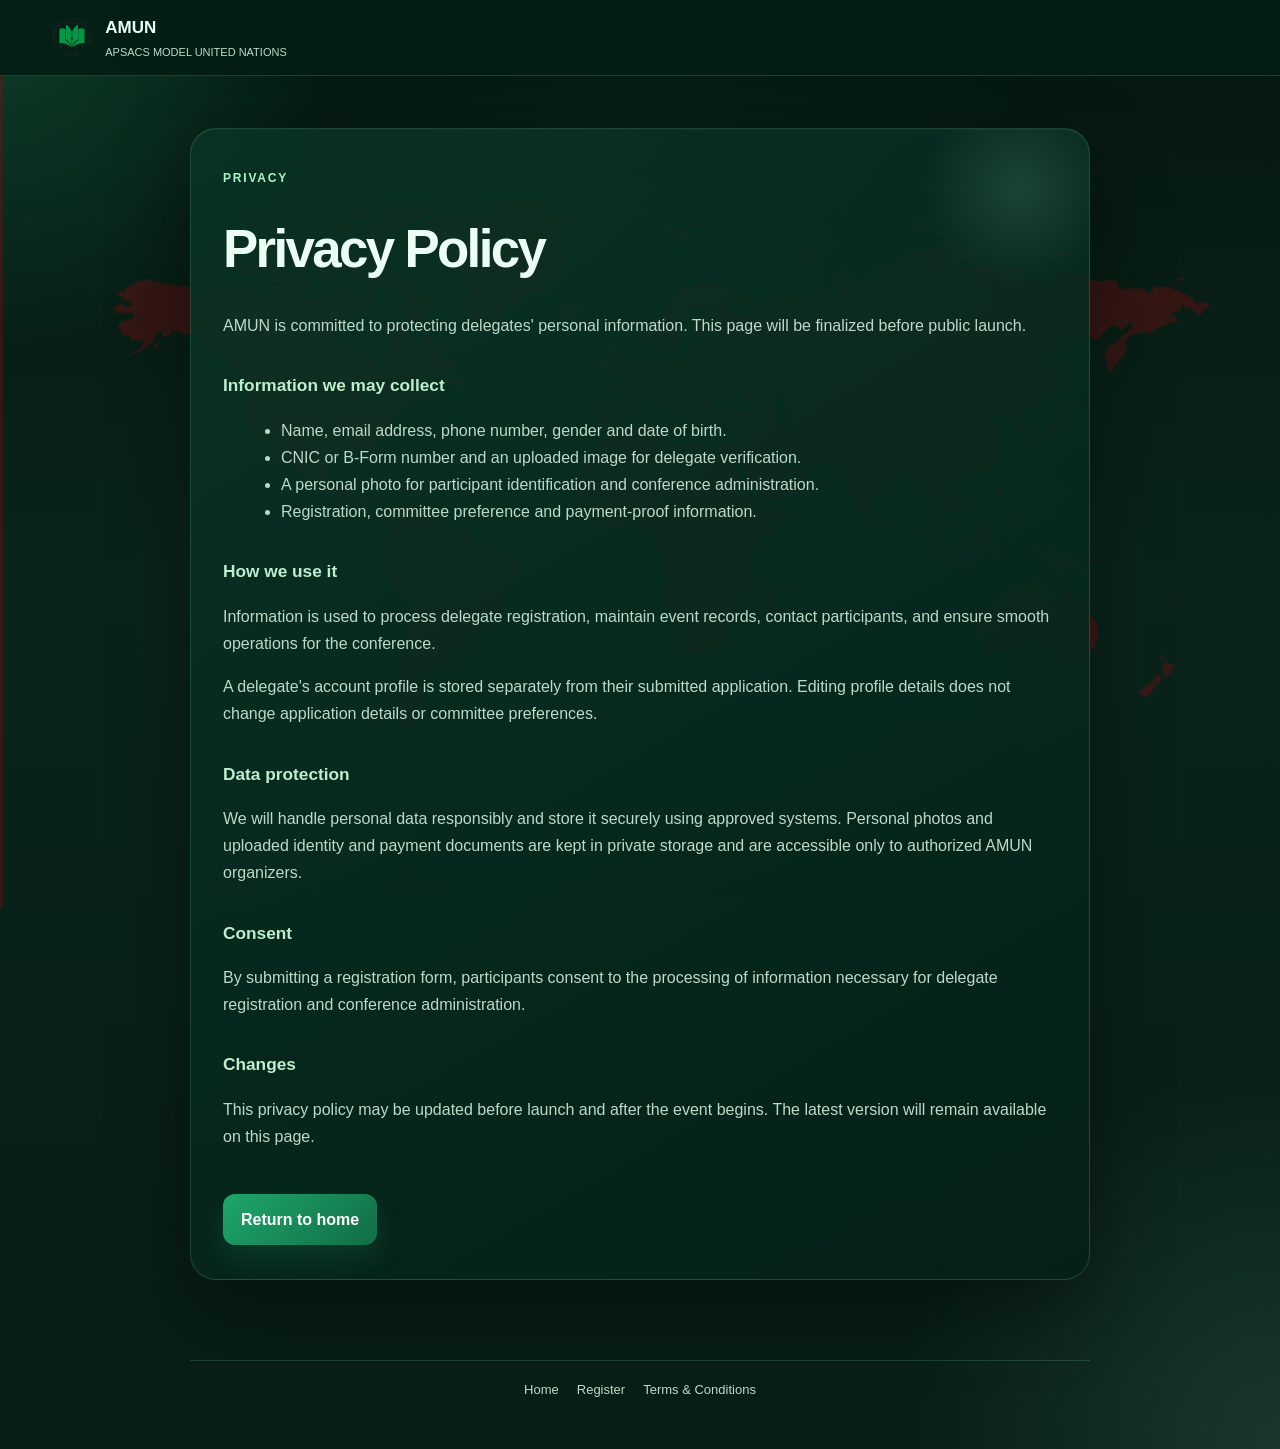
<file: privacy-policy.html>
<!DOCTYPE html>
<html lang="en">
<head>
    <meta charset="UTF-8">
    <meta name="viewport" content="width=device-width, initial-scale=1.0">
    <meta name="theme-color" content="#071d15">
    <meta name="description" content="AMUN privacy policy overview for delegate registration and event participation.">
    <title>AMUN Privacy Policy</title>
    <link rel="icon" type="image/png" href="apsacs-logo.png">
    <style>
        :root {
            --bg: #071d15;
            --panel: rgba(12, 31, 22, 0.82);
            --panel-strong: rgba(5, 18, 15, 0.94);
            --border: rgba(140, 220, 180, 0.18);
            --text: #ecfff4;
            --muted: #bfd9c8;
            --gold: #bfeecf;
            --cyan: #a9f7c8;
            --green: #1ea76b;
            --green-dark: #126d45;
        }

        * { box-sizing: border-box; }
        body {
            margin: 0;
            min-height: 100vh;
            font-family: Arial, Helvetica, sans-serif;
            background:
                radial-gradient(circle at top left, rgba(30, 167, 107, 0.28), transparent 18%),
                radial-gradient(circle at bottom right, rgba(169, 247, 200, 0.12), transparent 20%),
                linear-gradient(180deg, #05170f 0%, #0a241b 40%, #071d15 100%);
            color: var(--text);
            line-height: 1.7;
            overflow-x: hidden;
        }

        body::before {
            content: "";
            position: fixed;
            inset: 0;
            background: radial-gradient(circle at 50% 45%, rgba(30, 167, 107, 0.08), transparent 65%);
            pointer-events: none;
            z-index: -1;
        }

        a { color: inherit; text-decoration: none; }
        .topbar {
            height: 76px;
            width: 100%;
            position: sticky;
            top: 0;
            background: rgba(4, 29, 22, 0.9);
            backdrop-filter: blur(18px);
            border-bottom: 1px solid var(--border);
            display: flex;
            align-items: center;
            justify-content: center;
            z-index: 10;
        }
        .brand {
            width: min(1180px, 92%);
            display: flex;
            align-items: center;
            gap: 12px;
        }
        .brand img { width: 42px; height: 42px; object-fit: contain; }
        .brand strong { display: block; font-size: 17px; }
        .brand span { display: block; color: var(--muted); font-size: 11px; }
        .page {
            width: min(900px, 90%);
            margin: 52px auto 80px;
            position: relative;
            z-index: 1;
        }
        .card {
            background: linear-gradient(150deg, rgba(10, 52, 38, 0.86), rgba(5, 32, 24, 0.91));
            border: 1px solid var(--border);
            border-radius: 26px;
            padding: 34px 32px;
            box-shadow: 0 28px 80px rgba(0,0,0,0.38), inset 0 1px 0 rgba(255,255,255,0.04);
            position: relative;
            overflow: hidden;
        }

        .card::before {
            content: "";
            position: absolute;
            top: -40px;
            right: -30px;
            width: 200px;
            height: 200px;
            border-radius: 50%;
            background: radial-gradient(circle, rgba(169,247,200,0.12), transparent 68%);
            pointer-events: none;
        }

        .eyebrow {
            display: inline-block;
            color: var(--cyan);
            text-transform: uppercase;
            letter-spacing: 1.8px;
            font-size: 12px;
            font-weight: 800;
            margin-bottom: 16px;
        }
        h1 {
            margin: 0 0 18px;
            font-size: clamp(2.2rem, 5vw, 3.3rem);
            letter-spacing: -0.05em;
        }
        h2 {
            color: var(--gold);
            font-size: 1.08rem;
            margin: 32px 0 12px;
        }
        p, li { color: var(--muted); }
        ul { margin-left: 18px; }
        .button {
            display: inline-block;
            margin-top: 28px;
            padding: 12px 18px;
            border-radius: 12px;
            background: linear-gradient(135deg, var(--green), var(--green-dark));
            border: none;
            color: white;
            font-weight: 700;
            box-shadow: 0 14px 26px rgba(20, 102, 69, 0.32);
        }

        .theme-map {
            position: fixed;
            top: 50%;
            right: 0;
            width: min(100vw, 1280px);
            height: auto;
            transform: translateY(-50%);
            opacity: 0.34;
            pointer-events: none;
            z-index: 0;
        }

        .page-footer {
            width: min(900px, 90%);
            margin: 0 auto 48px;
            padding-top: 18px;
            border-top: 1px solid var(--border);
            display: flex;
            justify-content: center;
            flex-wrap: wrap;
            gap: 10px 18px;
            position: relative;
            z-index: 1;
        }

        .page-footer a { color: var(--muted); font-size: 13px; }
        .page-footer a:hover { color: var(--gold); }

        @media (max-width: 600px) {
            .card { padding: 28px 22px; }
            .theme-map { width: 100vw; opacity: 0.18; }
        }
    </style>
    <link rel="stylesheet" href="site-motion.css">
</head>
<body>
    <svg class="theme-map" viewBox="0 0 460 345" aria-hidden="true">
        <defs>
            <filter id="privacy-red-map" color-interpolation-filters="sRGB">
                <feColorMatrix type="matrix" values="
                    0 0 0 0 0.55
                    0 0 0 0 0.045
                    0 0 0 0 0.08
                    -0.2126 -0.7152 -0.0722 1 0" />
                <feComponentTransfer>
                    <feFuncA type="linear" slope="3" intercept="-0.75" />
                </feComponentTransfer>
            </filter>
        </defs>
        <image href="world-map.webp" width="460" height="345" filter="url(#privacy-red-map)" />
    </svg>
    <header class="topbar">
        <a href="index.html" class="brand" aria-label="Go back to AMUN home">
            <img src="apsacs-logo.png" alt="APSACS Logo">
            <div>
                <strong>AMUN</strong>
                <span>APSACS MODEL UNITED NATIONS</span>
            </div>
        </a>
    </header>

    <main class="page">
        <section class="card">
            <div class="eyebrow">Privacy</div>
            <h1>Privacy Policy</h1>
            <p>AMUN is committed to protecting delegates' personal information. This page will be finalized before public launch.</p>

            <h2>Information we may collect</h2>
            <ul>
                <li>Name, email address, phone number, gender and date of birth.</li>
                <li>CNIC or B-Form number and an uploaded image for delegate verification.</li>
                <li>A personal photo for participant identification and conference administration.</li>
                <li>Registration, committee preference and payment-proof information.</li>
            </ul>

            <h2>How we use it</h2>
            <p>Information is used to process delegate registration, maintain event records, contact participants, and ensure smooth operations for the conference.</p>
            <p>A delegate's account profile is stored separately from their submitted application. Editing profile details does not change application details or committee preferences.</p>

            <h2>Data protection</h2>
            <p>We will handle personal data responsibly and store it securely using approved systems. Personal photos and uploaded identity and payment documents are kept in private storage and are accessible only to authorized AMUN organizers.</p>

            <h2>Consent</h2>
            <p>By submitting a registration form, participants consent to the processing of information necessary for delegate registration and conference administration.</p>

            <h2>Changes</h2>
            <p>This privacy policy may be updated before launch and after the event begins. The latest version will remain available on this page.</p>

            <a href="index.html" class="button">Return to home</a>
        </section>
    </main>
    <footer class="page-footer" aria-label="AMUN quick links">
        <a href="index.html">Home</a>
        <a href="registration.html">Register</a>
        <a href="terms.html">Terms &amp; Conditions</a>
    </footer>
</body>
</html>
</file>
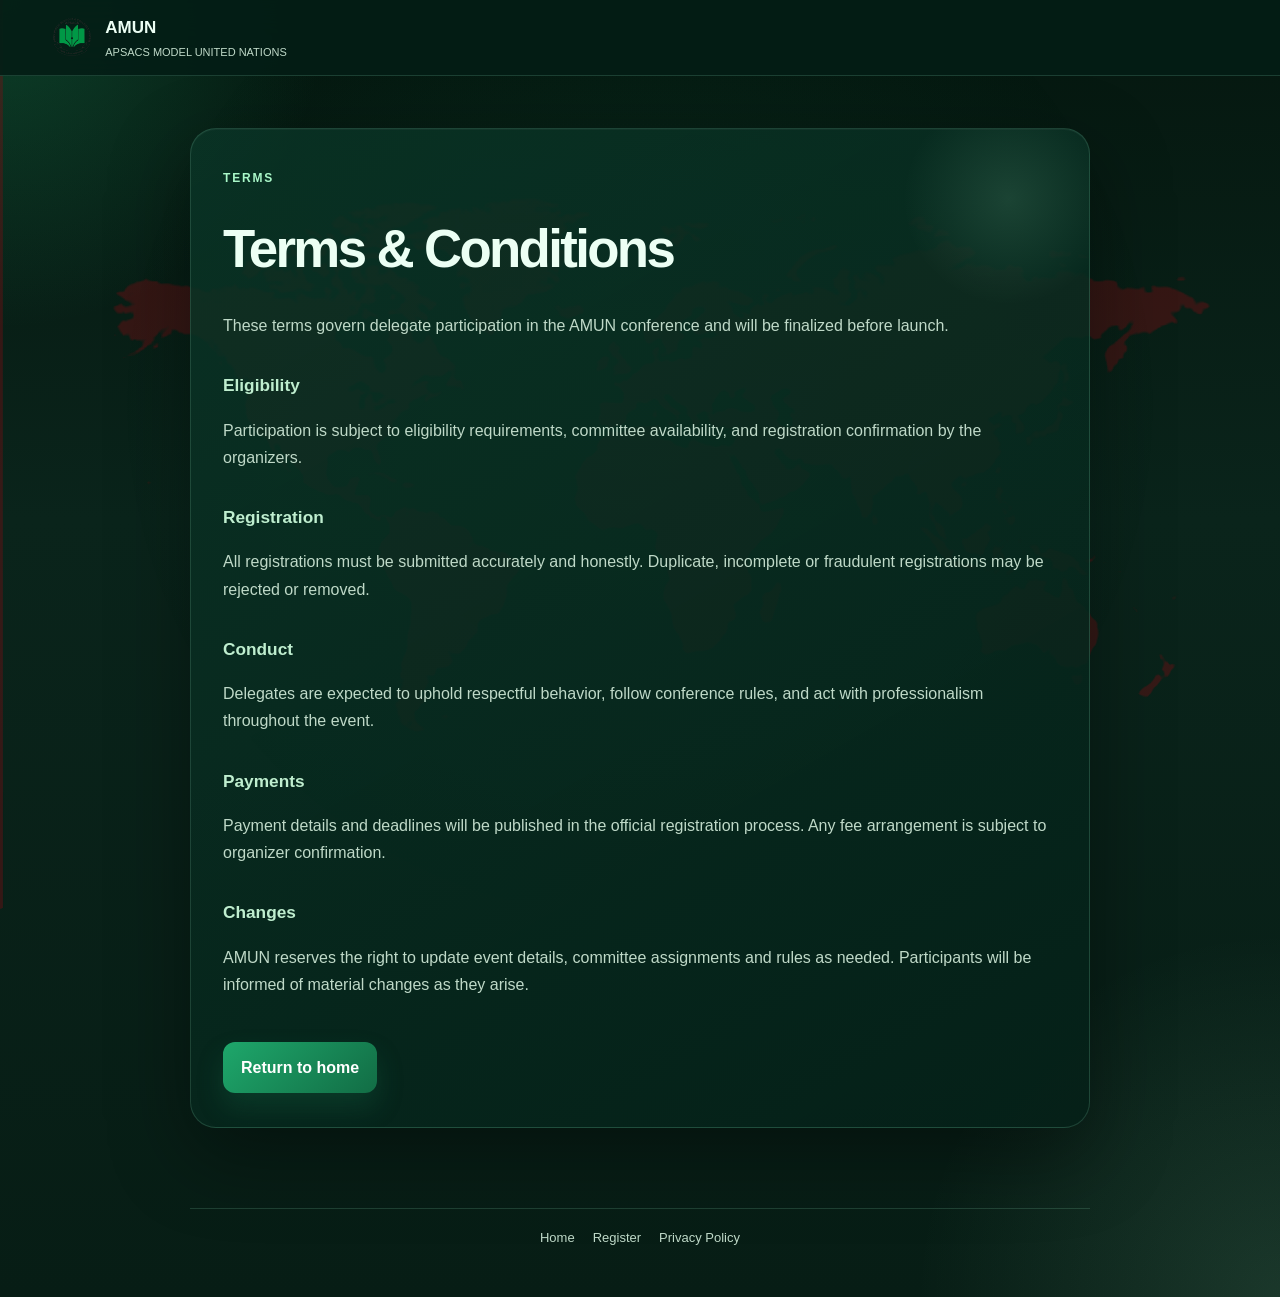
<file: terms.html>
<!DOCTYPE html>
<html lang="en">
<head>
    <meta charset="UTF-8">
    <meta name="viewport" content="width=device-width, initial-scale=1.0">
    <meta name="theme-color" content="#071d15">
    <meta name="description" content="AMUN terms and conditions for delegates and event participants.">
    <title>AMUN Terms</title>
    <link rel="icon" type="image/png" href="apsacs-logo.png">
    <style>
        :root {
            --bg: #071d15;
            --panel: rgba(12, 31, 22, 0.82);
            --panel-strong: rgba(5, 18, 15, 0.94);
            --border: rgba(140, 220, 180, 0.18);
            --text: #ecfff4;
            --muted: #bfd9c8;
            --gold: #bfeecf;
            --cyan: #a9f7c8;
            --green: #1ea76b;
            --green-dark: #126d45;
        }

        * { box-sizing: border-box; }
        body {
            margin: 0;
            min-height: 100vh;
            font-family: Arial, Helvetica, sans-serif;
            background:
                radial-gradient(circle at top left, rgba(30, 167, 107, 0.28), transparent 18%),
                radial-gradient(circle at bottom right, rgba(169, 247, 200, 0.12), transparent 20%),
                linear-gradient(180deg, #05170f 0%, #0a241b 40%, #071d15 100%);
            color: var(--text);
            line-height: 1.7;
            overflow-x: hidden;
        }

        body::before {
            content: "";
            position: fixed;
            inset: 0;
            background: radial-gradient(circle at 50% 45%, rgba(30, 167, 107, 0.08), transparent 65%);
            pointer-events: none;
            z-index: -1;
        }

        a { color: inherit; text-decoration: none; }
        .topbar {
            height: 76px;
            width: 100%;
            position: sticky;
            top: 0;
            background: rgba(4, 29, 22, 0.9);
            backdrop-filter: blur(18px);
            border-bottom: 1px solid var(--border);
            display: flex;
            align-items: center;
            justify-content: center;
            z-index: 10;
        }
        .brand {
            width: min(1180px, 92%);
            display: flex;
            align-items: center;
            gap: 12px;
        }
        .brand img { width: 42px; height: 42px; object-fit: contain; }
        .brand strong { display: block; font-size: 17px; }
        .brand span { display: block; color: var(--muted); font-size: 11px; }
        .page {
            width: min(900px, 90%);
            margin: 52px auto 80px;
            position: relative;
            z-index: 1;
        }
        .card {
            background: linear-gradient(150deg, rgba(10, 52, 38, 0.86), rgba(5, 32, 24, 0.91));
            border: 1px solid var(--border);
            border-radius: 26px;
            padding: 34px 32px;
            box-shadow: 0 28px 80px rgba(0,0,0,0.38), inset 0 1px 0 rgba(255,255,255,0.04);
            position: relative;
            overflow: hidden;
        }

        .card::before {
            content: "";
            position: absolute;
            top: -40px;
            right: -30px;
            width: 220px;
            height: 220px;
            border-radius: 50%;
            background: radial-gradient(circle, rgba(169,247,200,0.12), transparent 68%);
            pointer-events: none;
        }

        .eyebrow {
            display: inline-block;
            color: var(--cyan);
            text-transform: uppercase;
            letter-spacing: 1.8px;
            font-size: 12px;
            font-weight: 800;
            margin-bottom: 16px;
        }
        h1 {
            margin: 0 0 18px;
            font-size: clamp(2.2rem, 5vw, 3.3rem);
            letter-spacing: -0.05em;
        }
        h2 {
            color: var(--gold);
            font-size: 1.08rem;
            margin: 32px 0 12px;
        }
        p, li { color: var(--muted); }
        ul { margin-left: 18px; }
        .button {
            display: inline-block;
            margin-top: 28px;
            padding: 12px 18px;
            border-radius: 12px;
            background: linear-gradient(135deg, var(--green), var(--green-dark));
            border: none;
            color: white;
            font-weight: 700;
            box-shadow: 0 14px 26px rgba(20, 102, 69, 0.32);
        }

        .theme-map {
            position: fixed;
            top: 50%;
            right: 0;
            width: min(100vw, 1280px);
            height: auto;
            transform: translateY(-50%);
            opacity: 0.34;
            pointer-events: none;
            z-index: 0;
        }

        .page-footer {
            width: min(900px, 90%);
            margin: 0 auto 48px;
            padding-top: 18px;
            border-top: 1px solid var(--border);
            display: flex;
            justify-content: center;
            flex-wrap: wrap;
            gap: 10px 18px;
            position: relative;
            z-index: 1;
        }

        .page-footer a { color: var(--muted); font-size: 13px; }
        .page-footer a:hover { color: var(--gold); }

        @media (max-width: 600px) {
            .card { padding: 28px 22px; }
            .theme-map { width: 100vw; opacity: 0.18; }
        }
    </style>
    <link rel="stylesheet" href="site-motion.css">
</head>
<body>
    <svg class="theme-map" viewBox="0 0 460 345" aria-hidden="true">
        <defs>
            <filter id="terms-red-map" color-interpolation-filters="sRGB">
                <feColorMatrix type="matrix" values="
                    0 0 0 0 0.55
                    0 0 0 0 0.045
                    0 0 0 0 0.08
                    -0.2126 -0.7152 -0.0722 1 0" />
                <feComponentTransfer>
                    <feFuncA type="linear" slope="3" intercept="-0.75" />
                </feComponentTransfer>
            </filter>
        </defs>
        <image href="world-map.webp" width="460" height="345" filter="url(#terms-red-map)" />
    </svg>
    <header class="topbar">
        <a href="index.html" class="brand" aria-label="Go back to AMUN home">
            <img src="apsacs-logo.png" alt="APSACS Logo">
            <div>
                <strong>AMUN</strong>
                <span>APSACS MODEL UNITED NATIONS</span>
            </div>
        </a>
    </header>

    <main class="page">
        <section class="card">
            <div class="eyebrow">Terms</div>
            <h1>Terms & Conditions</h1>
            <p>These terms govern delegate participation in the AMUN conference and will be finalized before launch.</p>

            <h2>Eligibility</h2>
            <p>Participation is subject to eligibility requirements, committee availability, and registration confirmation by the organizers.</p>

            <h2>Registration</h2>
            <p>All registrations must be submitted accurately and honestly. Duplicate, incomplete or fraudulent registrations may be rejected or removed.</p>

            <h2>Conduct</h2>
            <p>Delegates are expected to uphold respectful behavior, follow conference rules, and act with professionalism throughout the event.</p>

            <h2>Payments</h2>
            <p>Payment details and deadlines will be published in the official registration process. Any fee arrangement is subject to organizer confirmation.</p>

            <h2>Changes</h2>
            <p>AMUN reserves the right to update event details, committee assignments and rules as needed. Participants will be informed of material changes as they arise.</p>

            <a href="index.html" class="button">Return to home</a>
        </section>
    </main>
    <footer class="page-footer" aria-label="AMUN quick links">
        <a href="index.html">Home</a>
        <a href="registration.html">Register</a>
        <a href="privacy-policy.html">Privacy Policy</a>
    </footer>
</body>
</html>
</file>
<file: site-motion.css>
:root {
    scroll-behavior: smooth;
}

.registration-pause-notice {
    max-width: 760px;
    margin: 0 auto 1.5rem;
    padding: 1rem 1.25rem;
    border: 1px solid rgba(255, 216, 145, 0.45);
    border-radius: 12px;
    background: rgba(67, 45, 15, 0.55);
    color: #fff1cf;
}

.registration-pause-notice strong {
    display: block;
    margin-bottom: 0.25rem;
    color: #ffe0a6;
}

.registration-pause-notice p {
    margin: 0;
}

.form-card[hidden],
.form-shell[hidden] {
    display: none !important;
}

@keyframes amun-page-enter {
    from {
        opacity: 0;
        transform: translate3d(0, 8px, 0);
    }

    to {
        opacity: 1;
        transform: translate3d(0, 0, 0);
    }
}

@keyframes amun-fade-in {
    from { opacity: 0; }
    to { opacity: 1; }
}

@keyframes amun-step-enter {
    from {
        opacity: 0;
        transform: translate3d(0, 6px, 0);
    }

    to {
        opacity: 1;
        transform: translate3d(0, 0, 0);
    }
}

body > nav,
body > .topbar,
body > header.hero {
    animation: amun-fade-in 220ms ease-out both;
}

body > main,
body > header.hero .hero-inner,
.login-card {
    animation: amun-page-enter 280ms cubic-bezier(0.2, 0.8, 0.2, 1) both;
}

main .form-step.active {
    animation: amun-step-enter 220ms ease-out both;
}

button,
a,
input,
select,
textarea {
    transition:
        color 160ms ease,
        background-color 160ms ease,
        border-color 160ms ease,
        box-shadow 180ms ease,
        transform 160ms ease,
        opacity 160ms ease;
}

button:not(:disabled):hover,
.primary-button:hover,
.secondary-button:hover,
.wizard-button:hover,
.login-btn:hover,
.modal-approve:hover,
.modal-reject:hover,
.registration-type-button:hover {
    transform: translateY(-1px);
}

button:not(:disabled):active,
.primary-button:active,
.secondary-button:active,
.wizard-button:active,
.login-btn:active,
.modal-approve:active,
.modal-reject:active,
.registration-type-button:active {
    transform: translateY(0) scale(0.99);
}

a:focus-visible,
button:focus-visible,
input:focus-visible,
select:focus-visible,
textarea:focus-visible {
    outline: 2px solid rgba(216, 177, 106, 0.9);
    outline-offset: 3px;
}

.login-error:not(:empty),
.dashboard-error:not(:empty),
[role="alert"]:not(:empty) {
    animation: amun-step-enter 180ms ease-out both;
}

@media (prefers-reduced-motion: reduce) {
    :root {
        scroll-behavior: auto;
    }

    *,
    *::before,
    *::after {
        animation: none !important;
        scroll-behavior: auto !important;
        transition: none !important;
    }

    .reveal {
        opacity: 1 !important;
        transform: none !important;
    }

    button:not(:disabled):hover,
    .primary-button:hover,
    .secondary-button:hover,
    .wizard-button:hover,
    .login-btn:hover,
    .modal-approve:hover,
    .modal-reject:hover,
    .registration-type-button:hover,
    button:not(:disabled):active,
    .primary-button:active,
    .secondary-button:active,
    .wizard-button:active,
    .login-btn:active,
    .modal-approve:active,
    .modal-reject:active,
    .registration-type-button:active {
        transform: none !important;
    }
}
</file>
